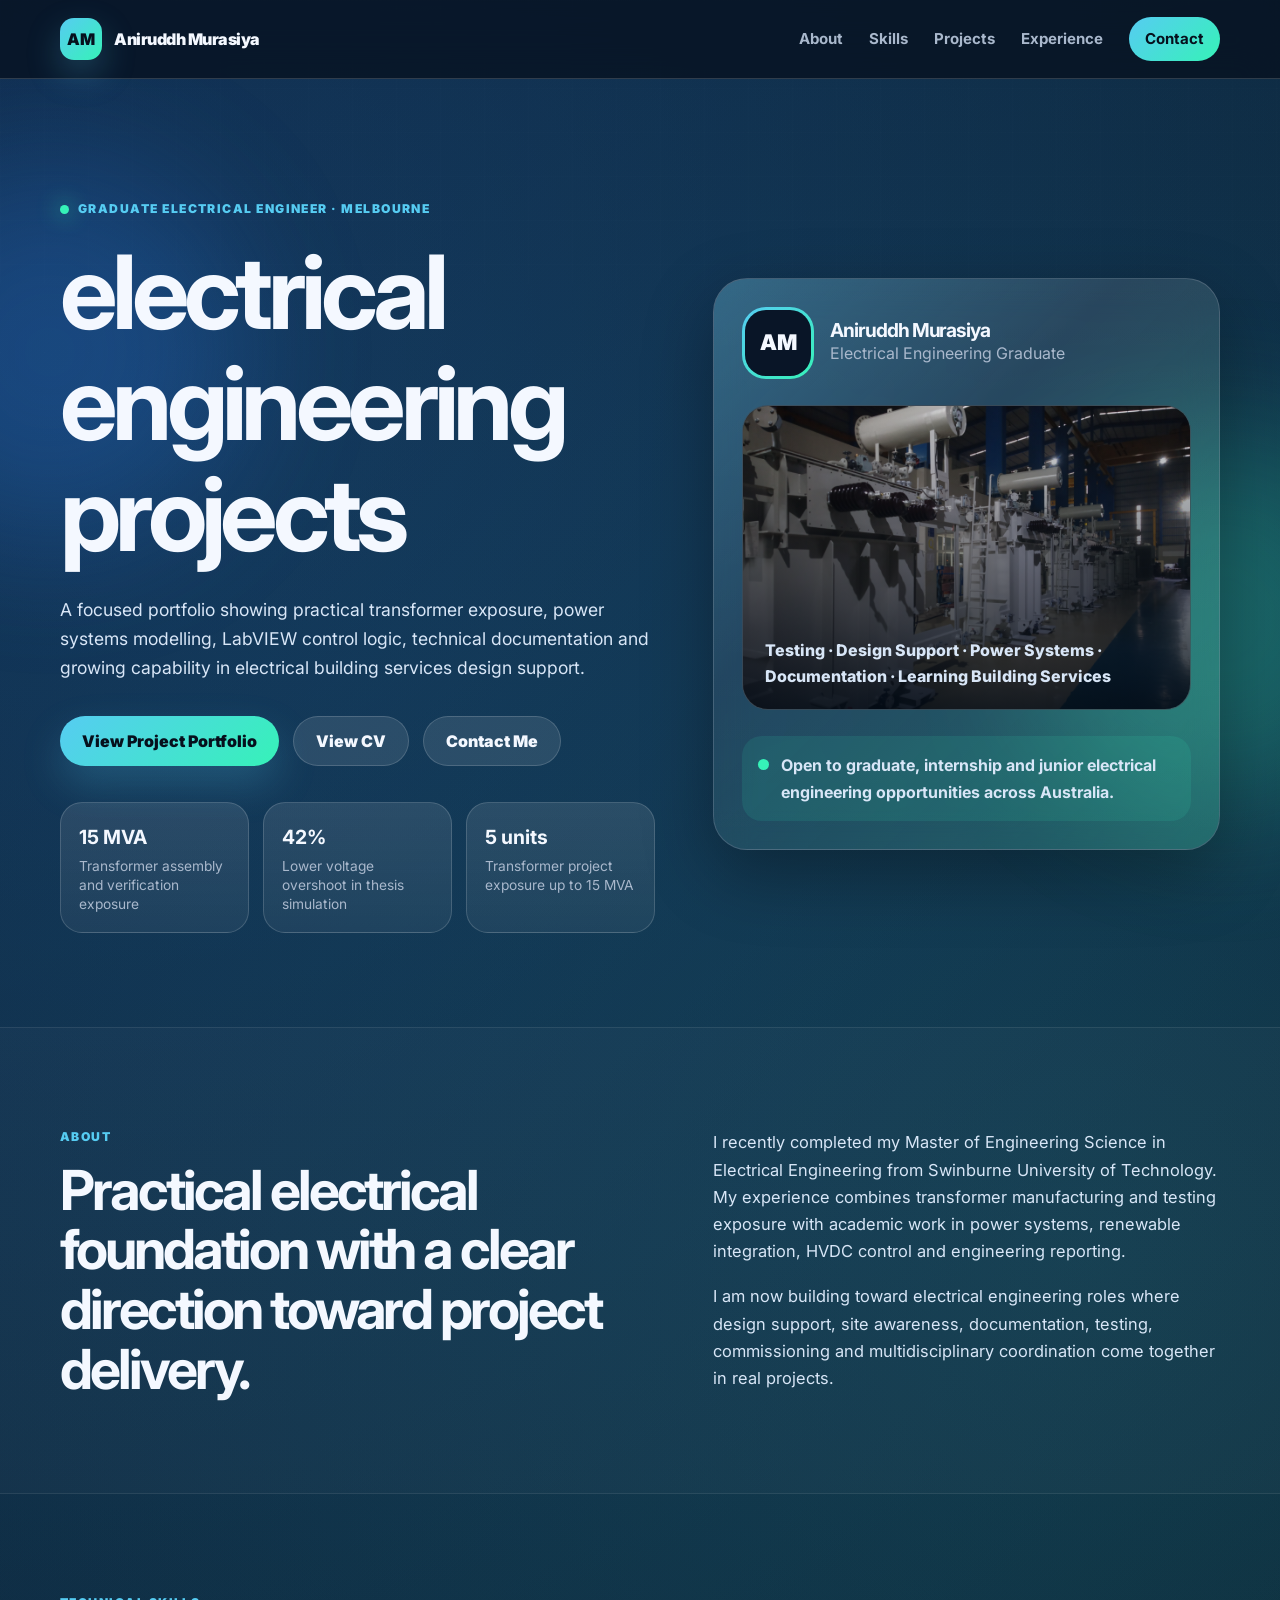
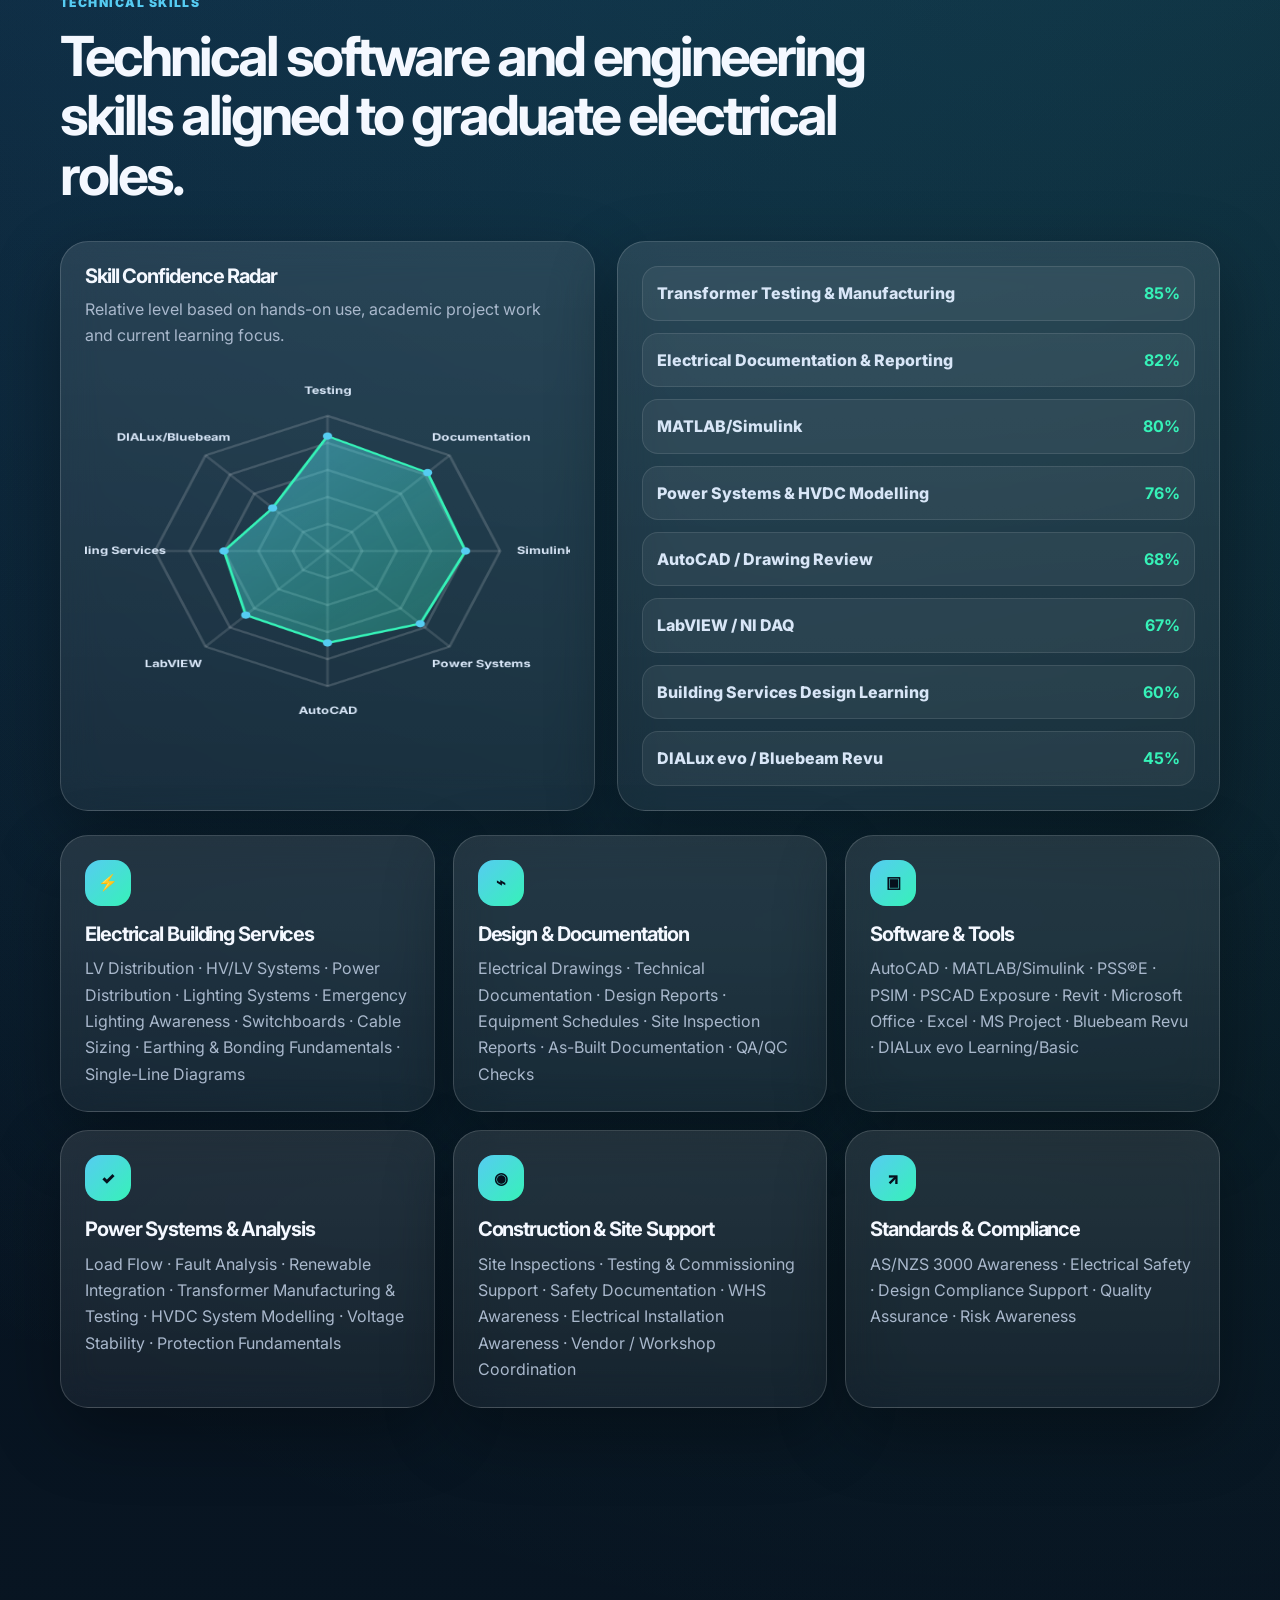
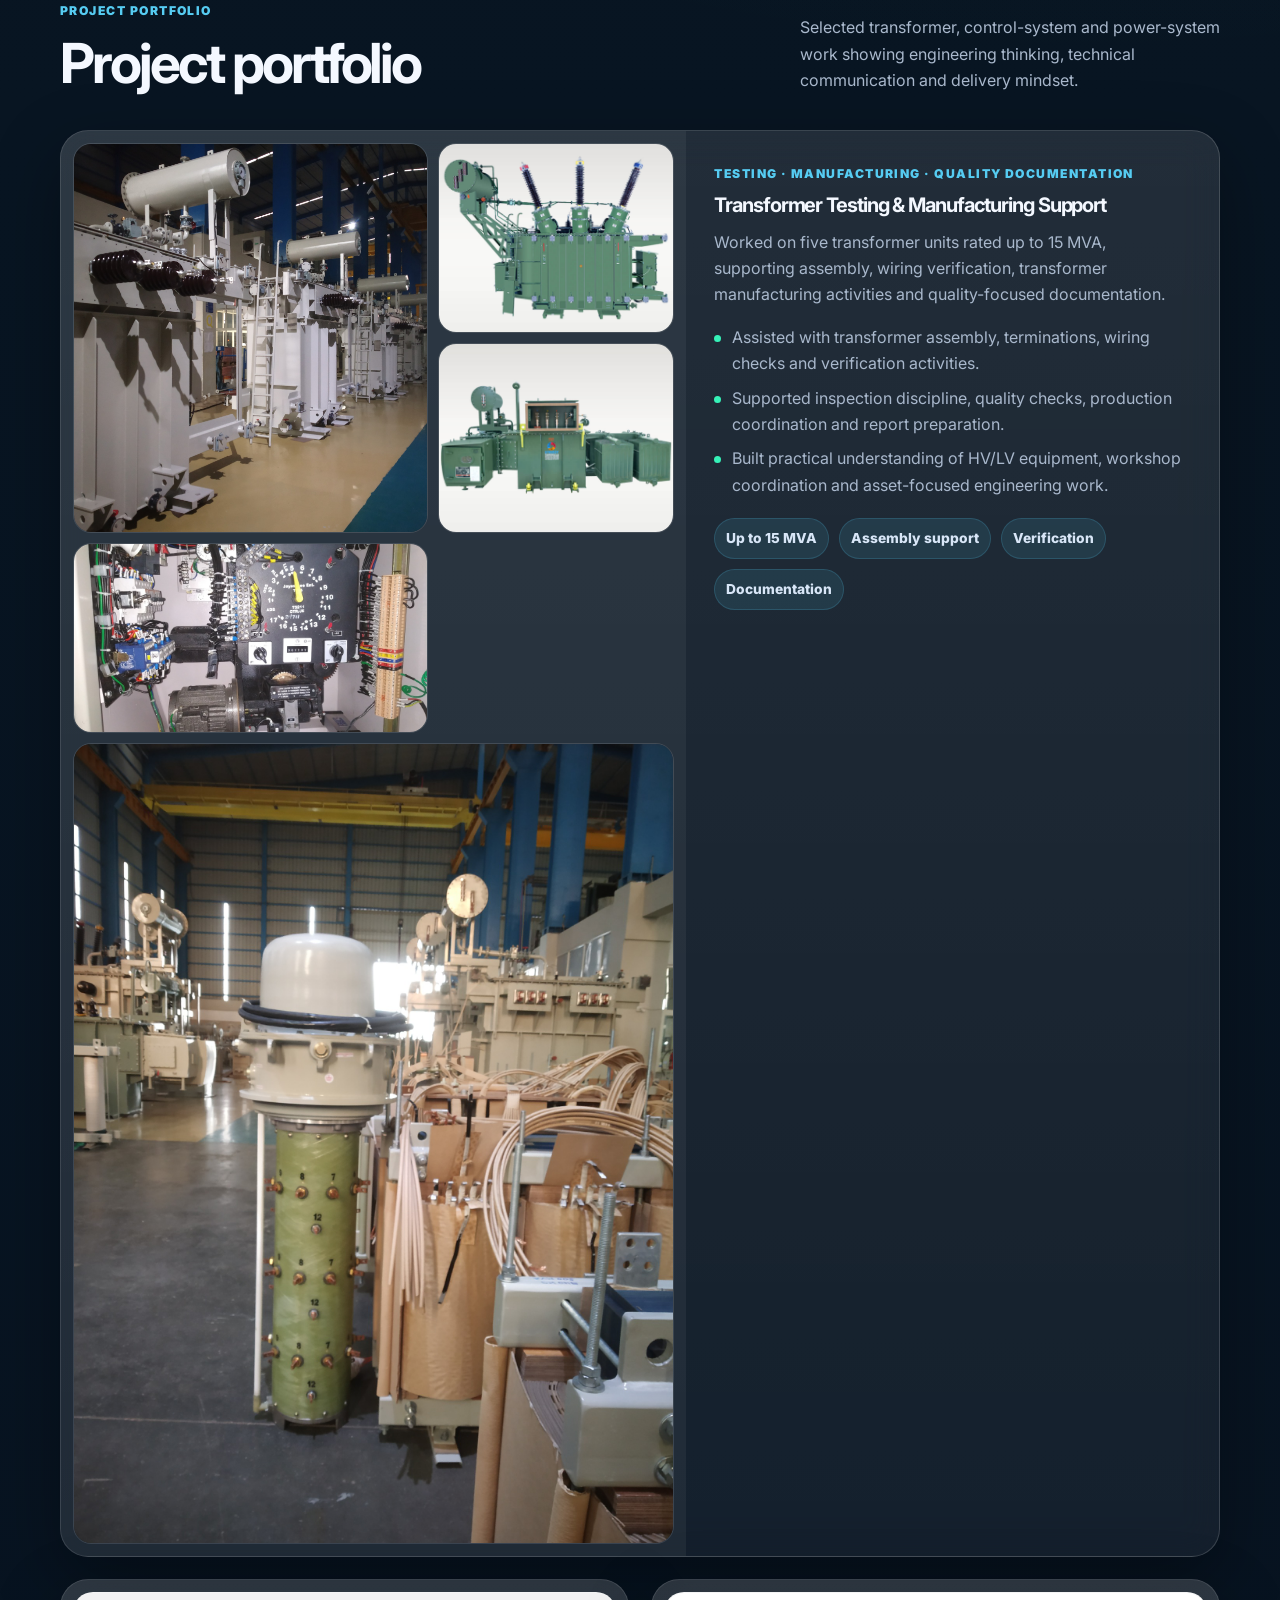
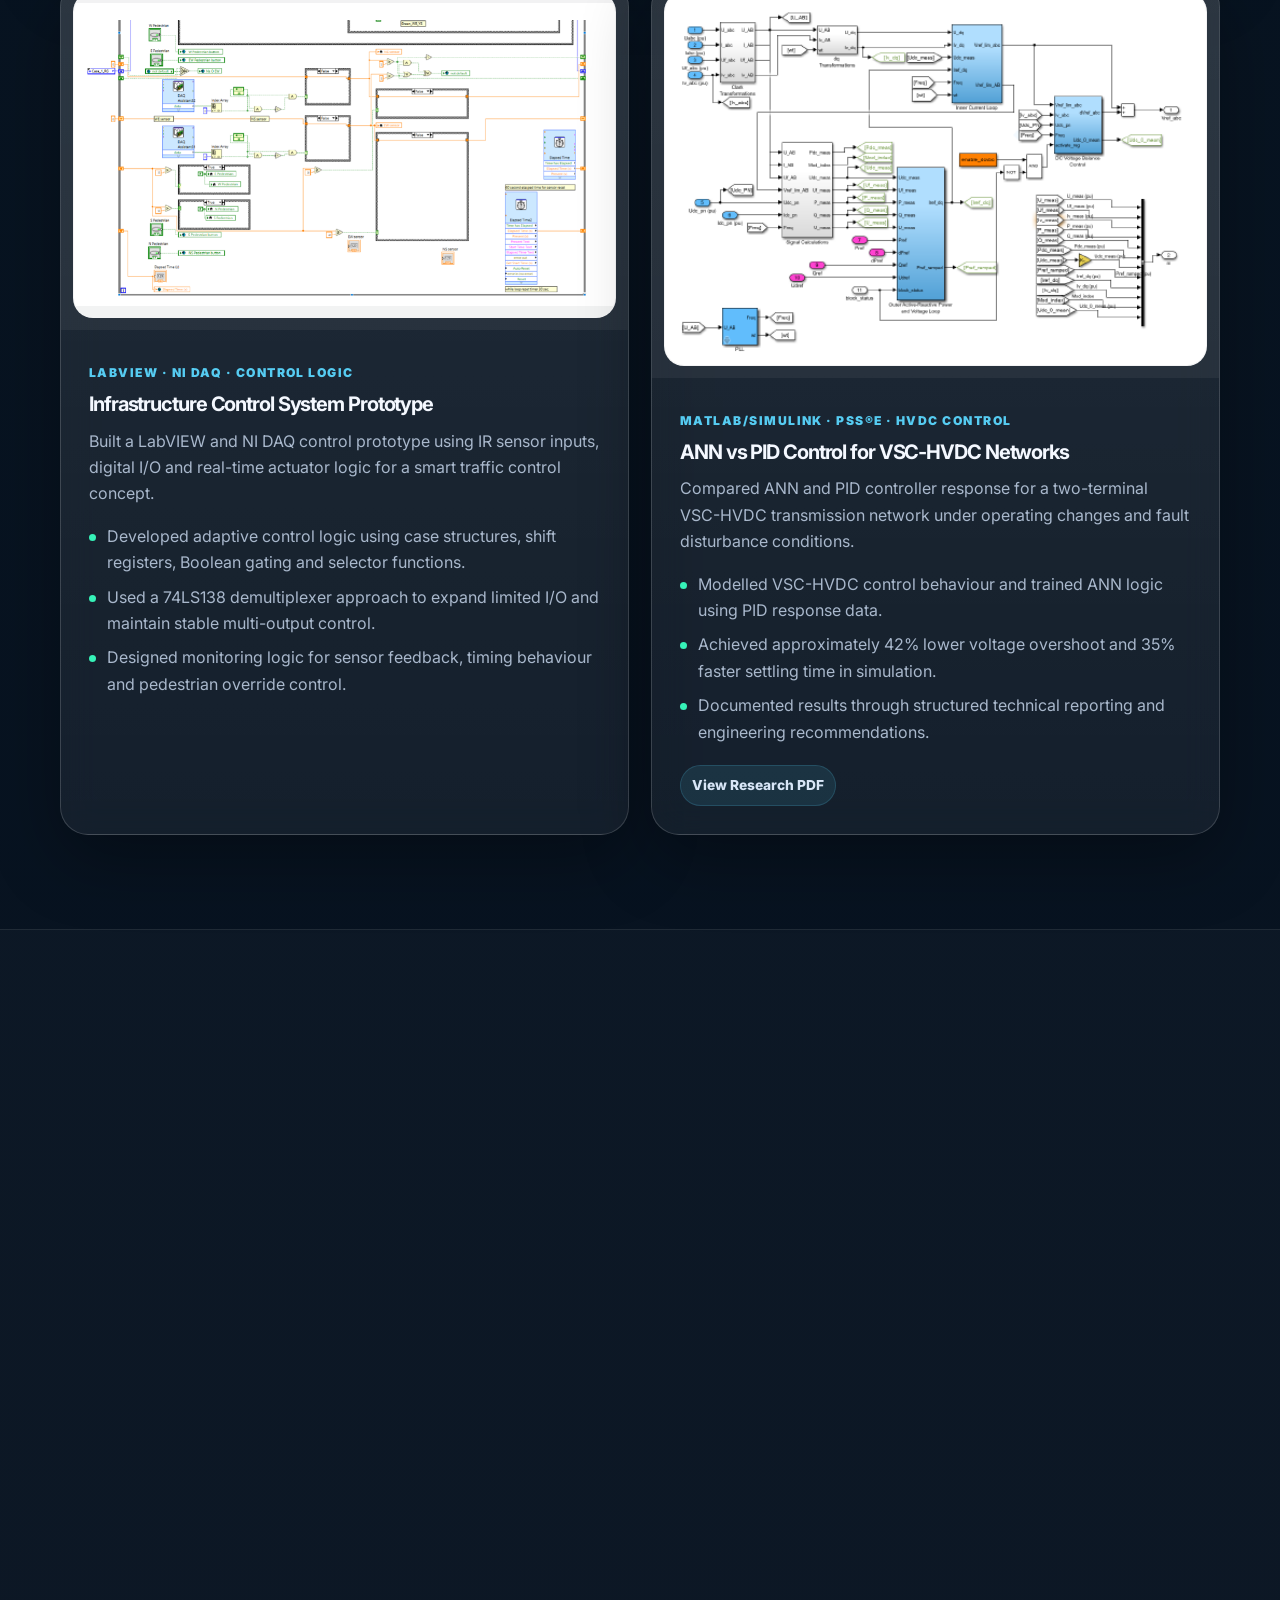
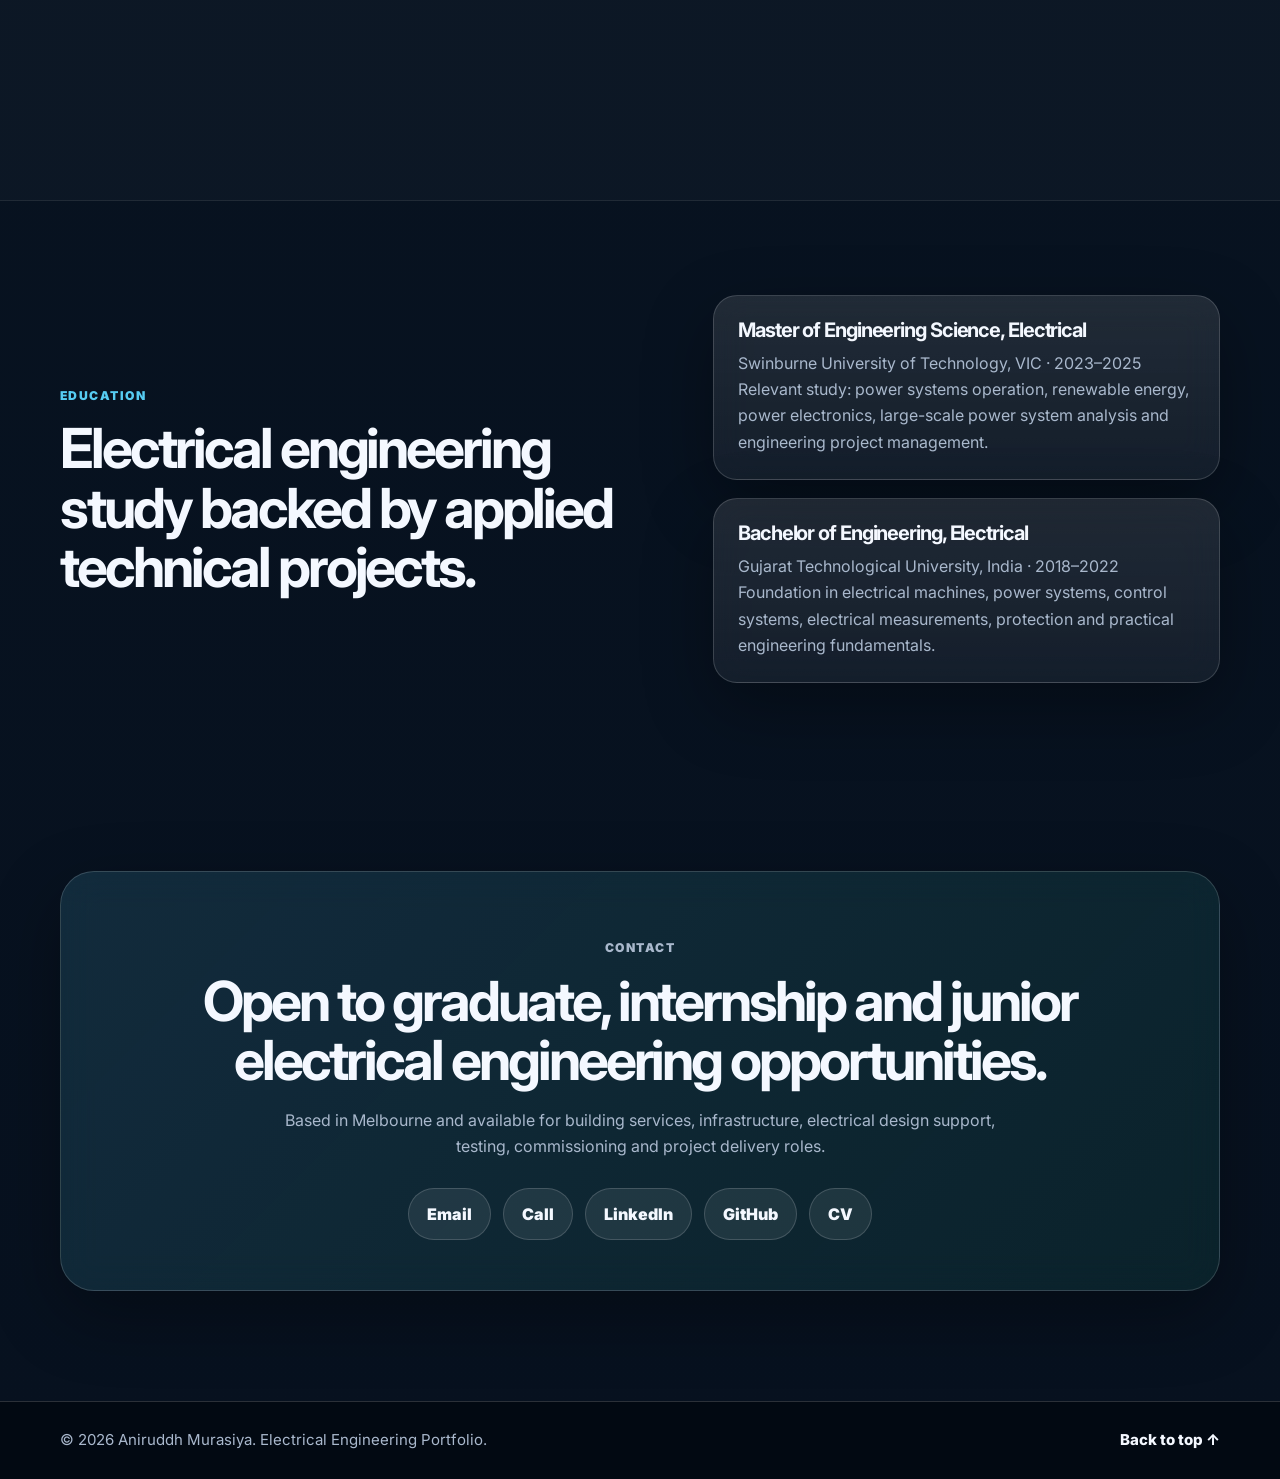
<file: index.html>
<!DOCTYPE html>
<html lang="en-AU">
<head>
  <meta charset="UTF-8" />
  <meta name="viewport" content="width=device-width, initial-scale=1.0" />
  <meta name="description" content="Electrical engineering project portfolio of Aniruddh Murasiya, Graduate Electrical Engineer based in Melbourne." />
  <meta name="keywords" content="Graduate Electrical Engineer Melbourne, Electrical Engineering Projects, Transformer Testing, Building Services, MATLAB Simulink, PSS E, LabVIEW, AutoCAD, DIALux, Bluebeam" />
  <meta name="author" content="Aniruddh Murasiya" />
  <title>Aniruddh Murasiya | Electrical Engineering Projects</title>
  <link rel="preconnect" href="https://fonts.googleapis.com">
  <link rel="preconnect" href="https://fonts.gstatic.com" crossorigin>
  <link href="https://fonts.googleapis.com/css2?family=Inter:wght@400;500;600;700;800;900&display=swap" rel="stylesheet">
  <link rel="stylesheet" href="style.css" />
</head>
<body>
  <div class="background-glow glow-one"></div>
  <div class="background-glow glow-two"></div>

  <header class="site-header">
    <nav class="navbar container">
      <a href="#home" class="brand" aria-label="Go to home">
        <span class="brand-mark">AM</span>
        <span class="brand-text">Aniruddh Murasiya</span>
      </a>
      <button class="menu-toggle" aria-label="Open navigation menu" aria-expanded="false">
        <span></span><span></span><span></span>
      </button>
      <div class="nav-links" id="navLinks">
        <a href="#about">About</a>
        <a href="#skills">Skills</a>
        <a href="#projects">Projects</a>
        <a href="#experience">Experience</a>
        <a href="#contact" class="nav-cta">Contact</a>
      </div>
    </nav>
  </header>

  <main>
    <section id="home" class="hero section">
      <div class="container hero-grid">
        <div class="hero-content reveal">
          <p class="eyebrow"><span></span>Graduate Electrical Engineer · Melbourne</p>
          <h1>Electrical engineering projects</h1>
          <p class="hero-text">
            A focused portfolio showing practical transformer exposure, power systems modelling, LabVIEW control logic, technical documentation and growing capability in electrical building services design support.
          </p>
          <div class="hero-actions">
            <a href="#projects" class="btn btn-primary">View Project Portfolio</a>
            <a href="assets/Aniruddh_Murasiya_CV(4).pdf" class="btn btn-soft" target="_blank" rel="noopener">View CV</a>
            <a href="#contact" class="btn btn-ghost">Contact Me</a>
          </div>
          <div class="trust-strip" aria-label="Portfolio highlights">
            <div><strong>15 MVA</strong><span>Transformer assembly and verification exposure</span></div>
            <div><strong>42%</strong><span>Lower voltage overshoot in thesis simulation</span></div>
            <div><strong>5 units</strong><span>Transformer project exposure up to 15 MVA</span></div>
          </div>
        </div>

        <aside class="hero-panel reveal delay-1" aria-label="Engineering profile snapshot">
          <div class="panel-top">
            <div class="profile-ring"><div class="initials">AM</div></div>
            <div>
              <h2>Aniruddh Murasiya</h2>
              <p>Electrical Engineering Graduate</p>
            </div>
          </div>

          <div class="circuit-card image-panel">
            <img src="assets/15 MVA power transformer(2).jpg" alt="15 MVA transformer manufacturing floor" />
            <div class="image-overlay"></div>
            <p>Testing · Design Support · Power Systems · Documentation · Learning Building Services</p>
          </div>

          <div class="availability">
            <span class="pulse-dot"></span>
            Open to graduate, internship and junior electrical engineering opportunities across Australia.
          </div>
        </aside>
      </div>
    </section>

    <section id="about" class="section about-section">
      <div class="container split-grid">
        <div class="section-intro reveal">
          <p class="section-label">About</p>
          <h2>Practical electrical foundation with a clear direction toward project delivery.</h2>
        </div>
        <div class="about-copy reveal delay-1">
          <p>
            I recently completed my Master of Engineering Science in Electrical Engineering from Swinburne University of Technology. My experience combines transformer manufacturing and testing exposure with academic work in power systems, renewable integration, HVDC control and engineering reporting.
          </p>
          <p>
            I am now building toward electrical engineering roles where design support, site awareness, documentation, testing, commissioning and multidisciplinary coordination come together in real projects.
          </p>
        </div>
      </div>
    </section>

    <section id="skills" class="section skills-section">
      <div class="container">
        <div class="section-heading reveal">
          <p class="section-label">Technical Skills</p>
          <h2>Technical software and engineering skills aligned to graduate electrical roles.</h2>
        </div>

        <div class="skills-dashboard reveal">
          <div class="radar-card">
            <div class="radar-title">
              <h3>Skill Confidence Radar</h3>
              <p>Relative level based on hands-on use, academic project work and current learning focus.</p>
            </div>
            <canvas id="skillsRadar" width="520" height="520" aria-label="Radar chart showing electrical engineering skill levels"></canvas>
          </div>
          <div class="skill-levels">
            <div class="level-row"><span>Transformer Testing & Manufacturing</span><b>85%</b></div>
            <div class="level-row"><span>Electrical Documentation & Reporting</span><b>82%</b></div>
            <div class="level-row"><span>MATLAB/Simulink</span><b>80%</b></div>
            <div class="level-row"><span>Power Systems & HVDC Modelling</span><b>76%</b></div>
            <div class="level-row"><span>AutoCAD / Drawing Review</span><b>68%</b></div>
            <div class="level-row"><span>LabVIEW / NI DAQ</span><b>67%</b></div>
            <div class="level-row"><span>Building Services Design Learning</span><b>60%</b></div>
            <div class="level-row"><span>DIALux evo / Bluebeam Revu</span><b>45%</b></div>
          </div>
        </div>

        <div class="skills-grid">
          <article class="skill-card reveal"><div class="icon-badge">⚡</div><h3>Electrical Building Services</h3><p>LV Distribution · HV/LV Systems · Power Distribution · Lighting Systems · Emergency Lighting Awareness · Switchboards · Cable Sizing · Earthing & Bonding Fundamentals · Single-Line Diagrams</p></article>
          <article class="skill-card reveal delay-1"><div class="icon-badge">⌁</div><h3>Design & Documentation</h3><p>Electrical Drawings · Technical Documentation · Design Reports · Equipment Schedules · Site Inspection Reports · As-Built Documentation · QA/QC Checks</p></article>
          <article class="skill-card reveal delay-2"><div class="icon-badge">▣</div><h3>Software & Tools</h3><p>AutoCAD · MATLAB/Simulink · PSS®E · PSIM · PSCAD Exposure · Revit · Microsoft Office · Excel · MS Project · Bluebeam Revu · DIALux evo Learning/Basic</p></article>
          <article class="skill-card reveal"><div class="icon-badge">✓</div><h3>Power Systems & Analysis</h3><p>Load Flow · Fault Analysis · Renewable Integration · Transformer Manufacturing & Testing · HVDC System Modelling · Voltage Stability · Protection Fundamentals</p></article>
          <article class="skill-card reveal delay-1"><div class="icon-badge">◉</div><h3>Construction & Site Support</h3><p>Site Inspections · Testing & Commissioning Support · Safety Documentation · WHS Awareness · Electrical Installation Awareness · Vendor / Workshop Coordination</p></article>
          <article class="skill-card reveal delay-2"><div class="icon-badge">↗</div><h3>Standards & Compliance</h3><p>AS/NZS 3000 Awareness · Electrical Safety · Design Compliance Support · Quality Assurance · Risk Awareness</p></article>
        </div>
      </div>
    </section>

    <section id="projects" class="section projects-section">
      <div class="container">
        <div class="projects-header reveal">
          <div>
            <p class="section-label">Project Portfolio</p>
            <h2>Project portfolio</h2>
          </div>
          <p class="section-note">Selected transformer, control-system and power-system work showing engineering thinking, technical communication and delivery mindset.</p>
        </div>

        <div class="projects-grid">
          <article class="project-card project-featured reveal">
            <div class="project-gallery transformer-gallery">
              <img src="assets/15 MVA power transformer(2).jpg" alt="Transformer manufacturing floor with multiple large units" />
              <img src="assets/Power-Transformer(2).jpg" alt="Power transformer product image" />
              <img src="assets/Distribution Transformer(2).jpg" alt="Distribution transformer product image" />
              <img src="assets/Tap changer wiring(2).jpg" alt="Tap changer control wiring" />
              <img src="assets/Wind Transformer winding(2).jpg" alt="Transformer winding and assembly work" />
            </div>
            <div class="project-content">
              <span class="tag">Testing · Manufacturing · Quality Documentation</span>
              <h3>Transformer Testing & Manufacturing Support</h3>
              <p>Worked on five transformer units rated up to 15 MVA, supporting assembly, wiring verification, transformer manufacturing activities and quality-focused documentation.</p>
              <ul>
                <li>Assisted with transformer assembly, terminations, wiring checks and verification activities.</li>
                <li>Supported inspection discipline, quality checks, production coordination and report preparation.</li>
                <li>Built practical understanding of HV/LV equipment, workshop coordination and asset-focused engineering work.</li>
              </ul>
              <div class="project-points"><span>Up to 15 MVA</span><span>Assembly support</span><span>Verification</span><span>Documentation</span></div>
            </div>
          </article>

          <article class="project-card reveal delay-1">
            <div class="project-visual image-visual">
              <img src="assets/Labview(1).png" alt="LabVIEW block diagram for infrastructure control system prototype" />
            </div>
            <div class="project-content">
              <span class="tag">LabVIEW · NI DAQ · Control Logic</span>
              <h3>Infrastructure Control System Prototype</h3>
              <p>Built a LabVIEW and NI DAQ control prototype using IR sensor inputs, digital I/O and real-time actuator logic for a smart traffic control concept.</p>
              <ul>
                <li>Developed adaptive control logic using case structures, shift registers, Boolean gating and selector functions.</li>
                <li>Used a 74LS138 demultiplexer approach to expand limited I/O and maintain stable multi-output control.</li>
                <li>Designed monitoring logic for sensor feedback, timing behaviour and pedestrian override control.</li>
              </ul>
            </div>
          </article>

          <article class="project-card reveal delay-2">
            <div class="project-visual image-visual">
              <img src="assets/Simulink(1).png" alt="MATLAB Simulink diagram for VSC-HVDC ANN and PID controller project" />
            </div>
            <div class="project-content">
              <span class="tag">MATLAB/Simulink · PSS®E · HVDC Control</span>
              <h3>ANN vs PID Control for VSC-HVDC Networks</h3>
              <p>Compared ANN and PID controller response for a two-terminal VSC-HVDC transmission network under operating changes and fault disturbance conditions.</p>
              <ul>
                <li>Modelled VSC-HVDC control behaviour and trained ANN logic using PID response data.</li>
                <li>Achieved approximately 42% lower voltage overshoot and 35% faster settling time in simulation.</li>
                <li>Documented results through structured technical reporting and engineering recommendations.</li>
              </ul>
              <div class="project-links">
                <a href="assets/EEE_ThesisReport_Mehdi.k_Aniruddh.pdf" target="_blank" rel="noopener">View Research PDF</a>
              </div>
            </div>
          </article>
        </div>
      </div>
    </section>

    <section id="experience" class="section experience-section">
      <div class="container">
        <div class="section-heading reveal">
          <p class="section-label">Experience</p>
          <h2>Hands-on exposure across testing, manufacturing, reporting and coordination.</h2>
        </div>
        <div class="timeline">
          <article class="timeline-item reveal"><div class="timeline-date">Jan 2023 – May 2023</div><div class="timeline-content"><h3>Junior Electrical Engineer · Laxmi Hi-Tech Transformers</h3><p>Supported testing, final verification, production records, quality checks and workshop coordination for transformer manufacturing activities.</p></div></article>
          <article class="timeline-item reveal delay-1"><div class="timeline-date">May 2022 – Nov 2022</div><div class="timeline-content"><h3>Technical Marketing Executive · Falcon Global Sales</h3><p>Reviewed technical requirements for motors, pumps and cables while coordinating with vendors, dealers and factory teams.</p></div></article>
          <article class="timeline-item reveal delay-2"><div class="timeline-date">Jan 2022 – Apr 2022</div><div class="timeline-content"><h3>Engineering Intern · Synergy Transformer</h3><p>Assisted with transformer manufacturing, testing, assembly, wiring, terminations and verification for units up to 15 MVA.</p></div></article>
        </div>
      </div>
    </section>

    <section id="education" class="section education-section">
      <div class="container split-grid">
        <div class="section-intro reveal">
          <p class="section-label">Education</p>
          <h2>Electrical engineering study backed by applied technical projects.</h2>
        </div>
        <div class="education-cards reveal delay-1">
          <article><h3>Master of Engineering Science, Electrical</h3><p>Swinburne University of Technology, VIC · 2023–2025</p><p>Relevant study: power systems operation, renewable energy, power electronics, large-scale power system analysis and engineering project management.</p></article>
          <article><h3>Bachelor of Engineering, Electrical</h3><p>Gujarat Technological University, India · 2018–2022</p><p>Foundation in electrical machines, power systems, control systems, electrical measurements, protection and practical engineering fundamentals.</p></article>
        </div>
      </div>
    </section>

    <section id="contact" class="section contact-section">
      <div class="container contact-card reveal">
        <p class="section-label">Contact</p>
        <h2>Open to graduate, internship and junior electrical engineering opportunities.</h2>
        <p>Based in Melbourne and available for building services, infrastructure, electrical design support, testing, commissioning and project delivery roles.</p>
        <div class="contact-links">
          <a href="mailto:ani.murasiya@gmail.com">Email</a>
          <a href="tel:+61466129232">Call</a>
          <a href="https://www.linkedin.com/in/aniruddh-murasiya" target="_blank" rel="noopener">LinkedIn</a>
          <a href="https://github.com/AniruddhMurasiya" target="_blank" rel="noopener">GitHub</a>
          <a href="assets/Aniruddh_Murasiya_CV(4).pdf" target="_blank" rel="noopener">CV</a>
        </div>
      </div>
    </section>
  </main>

  <footer class="footer">
    <div class="container footer-content">
      <p>© <span id="year"></span> Aniruddh Murasiya. Electrical Engineering Portfolio.</p>
      <a href="#home">Back to top ↑</a>
    </div>
  </footer>

  <script src="script.js"></script>
</body>
</html>
</file>
<file: style.css>
:root {
  --bg: #07111f;
  --bg-2: #0c1728;
  --card: rgba(255, 255, 255, 0.08);
  --glass: rgba(255, 255, 255, 0.10);
  --line: rgba(255, 255, 255, 0.16);
  --text: #f4f8ff;
  --muted: #a9b8cc;
  --soft: #d8e6f7;
  --brand: #56ccf2;
  --brand-2: #2f80ed;
  --accent: #36f2b8;
  --warn: #ffd166;
  --shadow: 0 24px 70px rgba(0, 0, 0, 0.32);
  --radius: 28px;
}

* { box-sizing: border-box; margin: 0; padding: 0; }
html { scroll-behavior: smooth; }
body {
  font-family: 'Inter', Arial, sans-serif;
  color: var(--text);
  background:
    radial-gradient(circle at 15% 5%, rgba(47, 128, 237, 0.28), transparent 34%),
    radial-gradient(circle at 85% 16%, rgba(54, 242, 184, 0.14), transparent 30%),
    linear-gradient(180deg, #06101d 0%, #081522 42%, #07111f 100%);
  line-height: 1.65;
  overflow-x: hidden;
}
body::before {
  content: "";
  position: fixed;
  inset: 0;
  pointer-events: none;
  opacity: 0.24;
  background-image:
    linear-gradient(rgba(255, 255, 255, 0.055) 1px, transparent 1px),
    linear-gradient(90deg, rgba(255, 255, 255, 0.055) 1px, transparent 1px);
  background-size: 44px 44px;
  mask-image: linear-gradient(to bottom, black, transparent 80%);
}
.background-glow { position: fixed; width: 380px; height: 380px; border-radius: 999px; filter: blur(70px); opacity: 0.25; pointer-events: none; z-index: -1; }
.glow-one { top: 18%; left: -140px; background: var(--brand-2); }
.glow-two { right: -130px; bottom: 10%; background: var(--accent); }
.container { width: min(1160px, calc(100% - 40px)); margin: 0 auto; }
.section { padding: 94px 0; position: relative; }
a { color: inherit; text-decoration: none; }
ul { list-style: none; }

.site-header { position: sticky; top: 0; z-index: 100; background: rgba(7, 17, 31, 0.78); border-bottom: 1px solid var(--line); backdrop-filter: blur(18px); }
.navbar { min-height: 78px; display: flex; align-items: center; justify-content: space-between; }
.brand { display: inline-flex; align-items: center; gap: 12px; font-weight: 900; }
.brand-mark { display: grid; place-items: center; width: 42px; height: 42px; border-radius: 14px; color: #06101d; background: linear-gradient(135deg, var(--brand), var(--accent)); box-shadow: 0 14px 34px rgba(86, 204, 242, 0.25); }
.brand-text { letter-spacing: -0.03em; }
.nav-links { display: flex; align-items: center; gap: 26px; color: var(--muted); font-weight: 700; font-size: 0.94rem; }
.nav-links a { transition: color 0.2s ease; }
.nav-links a:hover { color: var(--text); }
.nav-cta { color: #06101d !important; padding: 10px 16px; border-radius: 999px; background: linear-gradient(135deg, var(--brand), var(--accent)); }
.menu-toggle { display: none; width: 42px; height: 42px; border: 1px solid var(--line); border-radius: 14px; background: var(--glass); }
.menu-toggle span { display: block; width: 18px; height: 2px; background: var(--text); margin: 4px auto; border-radius: 99px; }

.hero { padding-top: 116px; min-height: 760px; display: flex; align-items: center; }
.hero-grid, .split-grid { display: grid; grid-template-columns: 1.08fr 0.92fr; gap: 58px; align-items: center; }
.eyebrow, .section-label, .tag { display: inline-flex; align-items: center; gap: 9px; color: var(--brand); font-weight: 900; text-transform: uppercase; letter-spacing: 0.12em; font-size: 0.76rem; }
.eyebrow span { width: 9px; height: 9px; border-radius: 999px; background: var(--accent); box-shadow: 0 0 22px var(--accent); }
h1, h2, h3 { line-height: 1.08; letter-spacing: -0.055em; }
h1 { margin-top: 16px; font-size: clamp(3.2rem, 8vw, 7rem); max-width: 980px; text-transform: lowercase; }
h2 { margin-top: 12px; font-size: clamp(2rem, 4.4vw, 3.45rem); }
h3 { font-size: 1.25rem; }
.hero-text { margin: 26px 0 34px; max-width: 760px; color: var(--soft); font-size: 1.1rem; }
.hero-actions { display: flex; flex-wrap: wrap; gap: 14px; }
.btn { display: inline-flex; min-height: 50px; align-items: center; justify-content: center; padding: 0 22px; border-radius: 999px; font-weight: 900; transition: transform 0.22s ease, box-shadow 0.22s ease, border-color 0.22s ease; }
.btn:hover { transform: translateY(-3px); }
.btn-primary { color: #06101d; background: linear-gradient(135deg, var(--brand), var(--accent)); box-shadow: 0 18px 40px rgba(86, 204, 242, 0.22); }
.btn-ghost, .btn-soft { border: 1px solid var(--line); background: var(--glass); color: var(--text); }
.btn-ghost:hover, .btn-soft:hover { border-color: rgba(86, 204, 242, 0.6); }
.trust-strip { margin-top: 36px; display: grid; grid-template-columns: repeat(3, 1fr); gap: 14px; }
.trust-strip div { padding: 18px; border: 1px solid var(--line); border-radius: 22px; background: linear-gradient(180deg, rgba(255,255,255,0.10), rgba(255,255,255,0.055)); }
.trust-strip strong { display: block; font-size: 1.22rem; }
.trust-strip span { display: block; margin-top: 4px; color: var(--muted); font-size: 0.86rem; line-height: 1.38; }

.hero-panel, .skill-card, .project-card, .timeline-item, .education-cards article, .contact-card, .radar-card, .skill-levels {
  border: 1px solid var(--line);
  background: linear-gradient(180deg, rgba(255,255,255,0.105), rgba(255,255,255,0.055));
  box-shadow: var(--shadow);
  backdrop-filter: blur(18px);
}
.hero-panel { padding: 28px; border-radius: 34px; position: relative; overflow: hidden; }
.hero-panel::before { content: ""; position: absolute; inset: -1px; background: linear-gradient(135deg, rgba(86,204,242,0.24), transparent 38%, rgba(54,242,184,0.18)); pointer-events: none; }
.hero-panel > * { position: relative; }
.panel-top { display: flex; gap: 16px; align-items: center; }
.profile-ring { width: 72px; height: 72px; padding: 3px; border-radius: 24px; background: linear-gradient(135deg, var(--brand), var(--accent)); }
.initials { display: grid; place-items: center; width: 100%; height: 100%; border-radius: 21px; background: #091527; font-weight: 900; font-size: 1.35rem; }
.panel-top h2 { margin: 0; font-size: 1.2rem; }
.panel-top p { color: var(--muted); }
.circuit-card { margin: 26px 0; min-height: 305px; border-radius: 26px; border: 1px solid var(--line); background: rgba(2, 11, 22, 0.54); position: relative; overflow: hidden; }
.image-panel img { width: 100%; height: 100%; min-height: 305px; object-fit: cover; position: absolute; inset: 0; }
.image-overlay { position: absolute; inset: 0; background: linear-gradient(180deg, rgba(2,11,22,0.12), rgba(2,11,22,0.88)); }
.circuit-card p { position: absolute; left: 22px; right: 22px; bottom: 20px; color: var(--soft); font-weight: 800; }
.availability { display: flex; align-items: flex-start; gap: 12px; padding: 16px; border-radius: 20px; background: rgba(54,242,184,0.10); color: var(--soft); font-weight: 700; }
.pulse-dot { width: 11px; height: 11px; margin-top: 7px; border-radius: 50%; background: var(--accent); box-shadow: 0 0 0 rgba(54,242,184,0.55); animation: pulse 1.8s infinite; flex: 0 0 auto; }

.about-section, .experience-section { background: rgba(255,255,255,0.025); border-block: 1px solid rgba(255,255,255,0.08); }
.about-copy { color: var(--soft); font-size: 1.03rem; }
.about-copy p + p { margin-top: 18px; }
.section-heading, .projects-header { margin-bottom: 36px; max-width: 880px; }
.projects-header { display: flex; justify-content: space-between; gap: 42px; align-items: end; max-width: none; }
.section-note { max-width: 420px; color: var(--muted); }

.skills-dashboard { display: grid; grid-template-columns: 0.94fr 1.06fr; gap: 22px; margin-bottom: 24px; }
.radar-card, .skill-levels { border-radius: var(--radius); padding: 24px; }
.radar-title p { color: var(--muted); margin-top: 8px; }
#skillsRadar { width: 100%; max-height: 380px; margin-top: 12px; }
.skill-levels { display: grid; gap: 12px; }
.level-row { display: grid; grid-template-columns: 1fr auto; align-items: center; gap: 14px; padding: 13px 14px; border: 1px solid rgba(255,255,255,0.10); border-radius: 16px; background: rgba(255,255,255,0.055); }
.level-row span { color: var(--soft); font-weight: 800; }
.level-row b { color: var(--accent); }
.skills-grid { display: grid; grid-template-columns: repeat(3, 1fr); gap: 18px; }
.skill-card { border-radius: var(--radius); padding: 24px; transition: transform .25s ease, border-color .25s ease, background .25s ease, box-shadow .25s ease; }
.skill-card:hover { transform: translateY(-10px) scale(1.015); border-color: rgba(86,204,242,0.65); background: linear-gradient(180deg, rgba(86,204,242,0.14), rgba(255,255,255,0.06)); box-shadow: 0 28px 80px rgba(86,204,242,0.16); }
.icon-badge { width: 46px; height: 46px; display: grid; place-items: center; border-radius: 16px; margin-bottom: 18px; color: #06101d; background: linear-gradient(135deg, var(--brand), var(--accent)); font-weight: 900; }
.skill-card p, .project-content p, .timeline-content p, .education-cards p, .contact-card p { color: var(--muted); }
.skill-card h3 { margin-bottom: 10px; }

.projects-grid { display: grid; grid-template-columns: repeat(2, 1fr); gap: 22px; }
.project-card { border-radius: var(--radius); overflow: hidden; transition: transform .25s ease, border-color .25s ease; }
.project-card:hover { transform: translateY(-6px); border-color: rgba(86,204,242,0.45); }
.project-featured { grid-column: span 2; display: grid; grid-template-columns: 1.08fr .92fr; }
.project-gallery { display: grid; grid-template-columns: 1.2fr 0.8fr; grid-template-rows: 190px 190px 190px; gap: 10px; padding: 12px; background: rgba(255,255,255,.05); }
.project-gallery img { width: 100%; height: 100%; object-fit: cover; border-radius: 18px; border: 1px solid rgba(255,255,255,0.12); }
.project-gallery img:first-child { grid-row: span 2; }
.project-gallery img:last-child { grid-column: span 2; }
.project-visual { min-height: 350px; position: relative; overflow: hidden; background: rgba(255,255,255,.05); }
.image-visual { display: grid; place-items: center; padding: 12px; }
.image-visual img { width: 100%; height: 100%; max-height: 380px; object-fit: contain; border-radius: 20px; border: 1px solid rgba(255,255,255,0.12); background: rgba(255,255,255,0.94); }
.project-content { padding: 28px; }
.project-content h3 { margin: 10px 0 12px; }
.project-content ul { margin-top: 16px; display: grid; gap: 8px; color: var(--muted); }
.project-content li { position: relative; padding-left: 18px; }
.project-content li::before { content: ""; position: absolute; left: 0; top: 11px; width: 7px; height: 7px; border-radius: 50%; background: var(--accent); }
.project-points, .project-links { display: flex; flex-wrap: wrap; gap: 10px; margin-top: 20px; }
.project-points span, .project-links a { padding: 8px 11px; border-radius: 999px; color: var(--soft); background: rgba(86,204,242,.11); border: 1px solid rgba(86,204,242,.18); font-size: .86rem; font-weight: 800; }
.project-links a:hover { color: #06101d; background: linear-gradient(135deg, var(--brand), var(--accent)); }

.timeline { margin-top: 32px; display: grid; gap: 16px; position: relative; }
.timeline-item { display: grid; grid-template-columns: 210px 1fr; gap: 24px; border-radius: 24px; padding: 24px; }
.timeline-date { color: var(--brand); font-weight: 900; }
.timeline-content h3 { margin-bottom: 8px; letter-spacing: -0.035em; }
.education-cards { display: grid; gap: 18px; }
.education-cards article { padding: 24px; border-radius: 24px; }
.education-cards h3 { margin-bottom: 8px; }
.contact-section { padding-bottom: 110px; }
.contact-card { padding: 50px; text-align: center; border-radius: 34px; background: linear-gradient(135deg, rgba(86,204,242,.14), rgba(54,242,184,.08)); }
.contact-card p { max-width: 730px; margin: 16px auto 0; }
.contact-links { margin-top: 28px; display: flex; flex-wrap: wrap; justify-content: center; gap: 12px; }
.contact-links a { padding: 12px 18px; border-radius: 999px; border: 1px solid var(--line); background: rgba(255,255,255,.08); font-weight: 900; color: var(--text); }
.contact-links a:hover { background: linear-gradient(135deg, var(--brand), var(--accent)); color: #06101d; }
.footer { padding: 26px 0; border-top: 1px solid var(--line); background: rgba(2,8,16,.82); color: var(--muted); }
.footer-content { display: flex; justify-content: space-between; gap: 20px; align-items: center; font-size: .94rem; }
.footer a { color: var(--text); font-weight: 800; }
.reveal { opacity: 0; transform: translateY(22px); transition: opacity .7s ease, transform .7s ease; }
.reveal.visible { opacity: 1; transform: translateY(0); }
.delay-1 { transition-delay: .10s; }
.delay-2 { transition-delay: .20s; }
@keyframes pulse { 70% { box-shadow: 0 0 0 13px rgba(54,242,184,0); } 100% { box-shadow: 0 0 0 0 rgba(54,242,184,0); } }

@media (max-width: 950px) {
  .menu-toggle { display: block; }
  .nav-links { position: absolute; top: 78px; left: 20px; right: 20px; display: none; flex-direction: column; align-items: stretch; gap: 0; padding: 14px; border: 1px solid var(--line); border-radius: 22px; background: rgba(7,17,31,.96); box-shadow: var(--shadow); }
  .nav-links.open { display: flex; }
  .nav-links a { padding: 13px; }
  .hero-grid, .split-grid, .project-featured, .skills-dashboard { grid-template-columns: 1fr; }
  .skills-grid, .projects-grid { grid-template-columns: 1fr; }
  .project-featured { grid-column: span 1; }
  .projects-header { display: block; }
  .section-note { margin-top: 16px; max-width: 100%; }
  .trust-strip { grid-template-columns: 1fr; }
  .timeline-item { grid-template-columns: 1fr; }
}
@media (max-width: 580px) {
  .container { width: min(100% - 28px, 1160px); }
  .section { padding: 68px 0; }
  .hero { padding-top: 82px; min-height: auto; }
  .brand-text { display: none; }
  h1 { font-size: clamp(2.55rem, 14vw, 4rem); }
  .hero-actions, .contact-links, .footer-content { flex-direction: column; align-items: stretch; }
  .btn, .contact-links a { width: 100%; text-align: center; }
  .hero-panel, .contact-card { padding: 24px; }
  .project-content, .skill-card, .timeline-item, .education-cards article, .radar-card, .skill-levels { padding: 22px; }
  .project-visual { min-height: 260px; }
  .project-gallery { grid-template-columns: 1fr; grid-template-rows: repeat(5, 180px); }
  .project-gallery img:first-child, .project-gallery img:last-child { grid-row: span 1; grid-column: span 1; }
}
</file>
